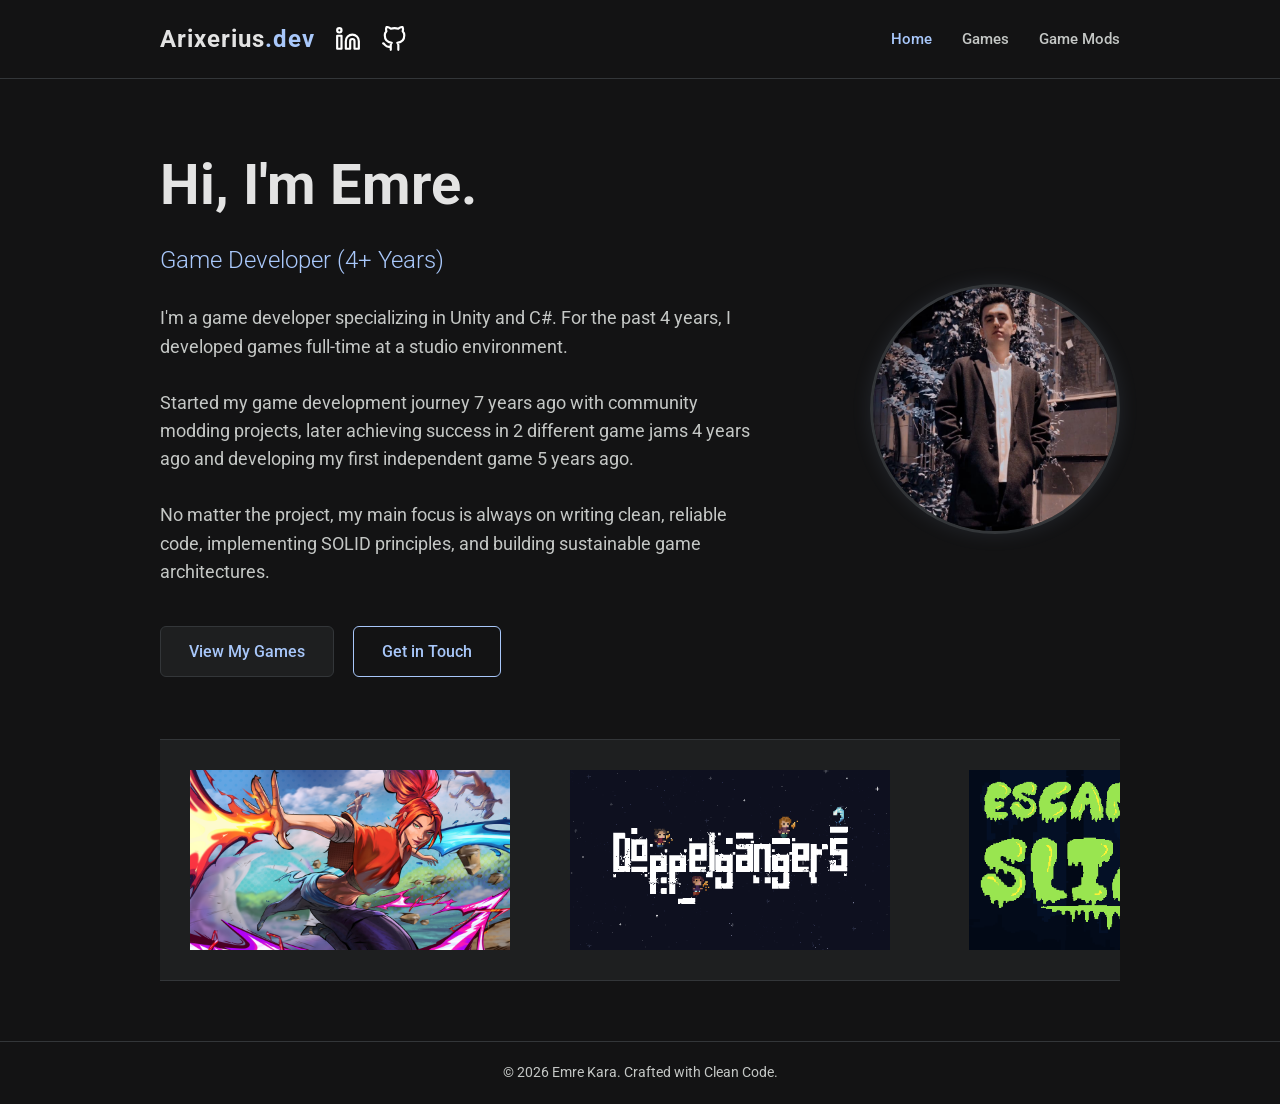
<file: index.html>
<!DOCTYPE html>
<html lang="en">
<head>
    <meta charset="UTF-8">
    <meta name="viewport" content="width=device-width, initial-scale=1.0">
    <meta property="og:title" content="Emre Kara | Game Developer">
    <meta property="og:description" content="Game Developer specializing in Unity and C# with 4+ years of full-time studio experience.">
    <meta property="og:image" content="https://arixerius.github.io/sources/EmreKara.jpg">
    <meta property="og:url" content="https://arixerius.github.io">
    <meta property="og:type" content="website">
    <title>Emre Kara | Game Developer</title>
    <link rel="stylesheet" href="./css/style.css">
    <style>
        .hero-split {
            display: flex;
            align-items: center;
            justify-content: space-between;
            gap: 50px;
            width: 100%;
            max-width: 1200px;
            margin: 0 auto;
            text-align: left;
        }

        .hero-text {
            flex: 1;
            max-width: 600px;
        }

        .hero-image {
            flex-shrink: 0;
            width: 250px;
            height: 250px;
            border-radius: 50%;
            object-fit: cover;
            border: 3px solid var(--border-color);
            box-shadow: 0 0 20px rgba(168, 199, 250, 0.1);
        }

        @media (max-width: 768px) {
            .hero-split {
                flex-direction: column-reverse;
                text-align: center;
                gap: 20px;
            }
            .hero-text {
                max-width: 100%;
            }
        }

        .slider-container {
            width: 100%;
            overflow: hidden;
            background: #1e1f20;
            padding: 30px 0;
            border-top: 1px solid var(--border-color);
            border-bottom: 1px solid var(--border-color);
            margin-top: 60px;
        }

        .slider-track {
            display: flex;
            width: calc(380px * 14);
            animation: scroll 30s linear infinite;
        }

        .slider-track:hover {
            animation-play-state: paused;
        }

        .slider-track a {
            display: flex;
            align-items: center;
            justify-content: center;
            width: 380px;
            padding: 0 15px;
            box-sizing: border-box;
            transition: transform 0.3s ease;
        }

        .slider-track a:hover {
            transform: scale(1.05);
        }

        .slider-track img {
            width: 100%;
            height: 180px;
            object-fit: contain;
            border-radius: 4px;
        }

        @keyframes scroll {
            0% { transform: translateX(0); }
            100% { transform: translateX(calc(-380px * 7)); }
        }
    </style>
</head>
<body>

<main-header></main-header>
<script src="./js/header.js"></script>

<main>
    <section class="hero">
        <div class="hero-split">
            <div class="hero-text">
                <h1>Hi, I'm Emre.</h1>
                <h2>Game Developer (4+ Years)</h2>
                <p>
                    I'm a game developer specializing in Unity and C#. For the past 4 years, I developed games full-time at a studio environment.<br><br>
    Started my game development journey 7 years ago with community modding projects, later achieving success in 2 different game jams 4 years ago and developing my first independent game 5 years ago.<br><br>
    No matter the project, my main focus is always on writing clean, reliable code, implementing SOLID principles, and building sustainable game architectures.
                </p>
                <div>
                    <a href="games.html" class="btn">View My Games</a>
                    <a href="mailto:arixerius.dev@gmail.com" class="btn" style="margin-left: 15px; background: transparent; border: 1px solid var(--accent); color: var(--accent);">Get in Touch</a>
                </div>
            </div>

            <img src="sources/EmreKara.jpg" alt="Emre Kara" class="hero-image" onerror="this.style.display='none'">
        </div>
    </section>

    <div class="slider-container">
        <div class="slider-track">
            <a href="games.html"><img src="sources/games/logo/emberbaneheader.jpg" alt="Emberbane"></a>
            <a href="games.html"><img src="sources/games/logo/DoppelgangersLogo1.png" alt="Doppelgängers"></a>
            <a href="games.html"><img src="sources/games/logo/EscapingSlimeLogo1.png" alt="Escaping Slime"></a>
            <a href="games.html"><img src="sources/games/logo/VaxolusBanner.png" alt="Vaxolus"></a>
            <a href="games.html"><img src="sources/games/logo/SurviveXBanner.png" alt="SurviveX"></a>
            <a href="mods.html"><img src="sources/games/logo/HardTruckApocalypseExclusiveModBanner.png" alt="Exclusive Mod"></a>
            <a href="mods.html"><img src="sources/games/logo/HardTruckApocalypseEMRModBanner.png" alt="EMR Mod"></a>

            <a href="games.html"><img src="sources/games/logo/emberbaneheader.jpg" alt="Emberbane"></a>
            <a href="games.html"><img src="sources/games/logo/DoppelgangersLogo1.png" alt="Doppelgängers"></a>
            <a href="games.html"><img src="sources/games/logo/EscapingSlimeLogo1.png" alt="Escaping Slime"></a>
            <a href="games.html"><img src="sources/games/logo/VaxolusBanner.png" alt="Vaxolus"></a>
            <a href="games.html"><img src="sources/games/logo/SurviveXBanner.png" alt="SurviveX"></a>
            <a href="mods.html"><img src="sources/games/logo/HardTruckApocalypseExclusiveModBanner.png" alt="Exclusive Mod"></a>
            <a href="mods.html"><img src="sources/games/logo/HardTruckApocalypseEMRModBanner.png" alt="EMR Mod"></a>
        </div>
    </div>
</main>

<footer>
    <p>&copy; 2026 Emre Kara. Crafted with Clean Code.</p>
</footer>

</body>
</html>
</file>
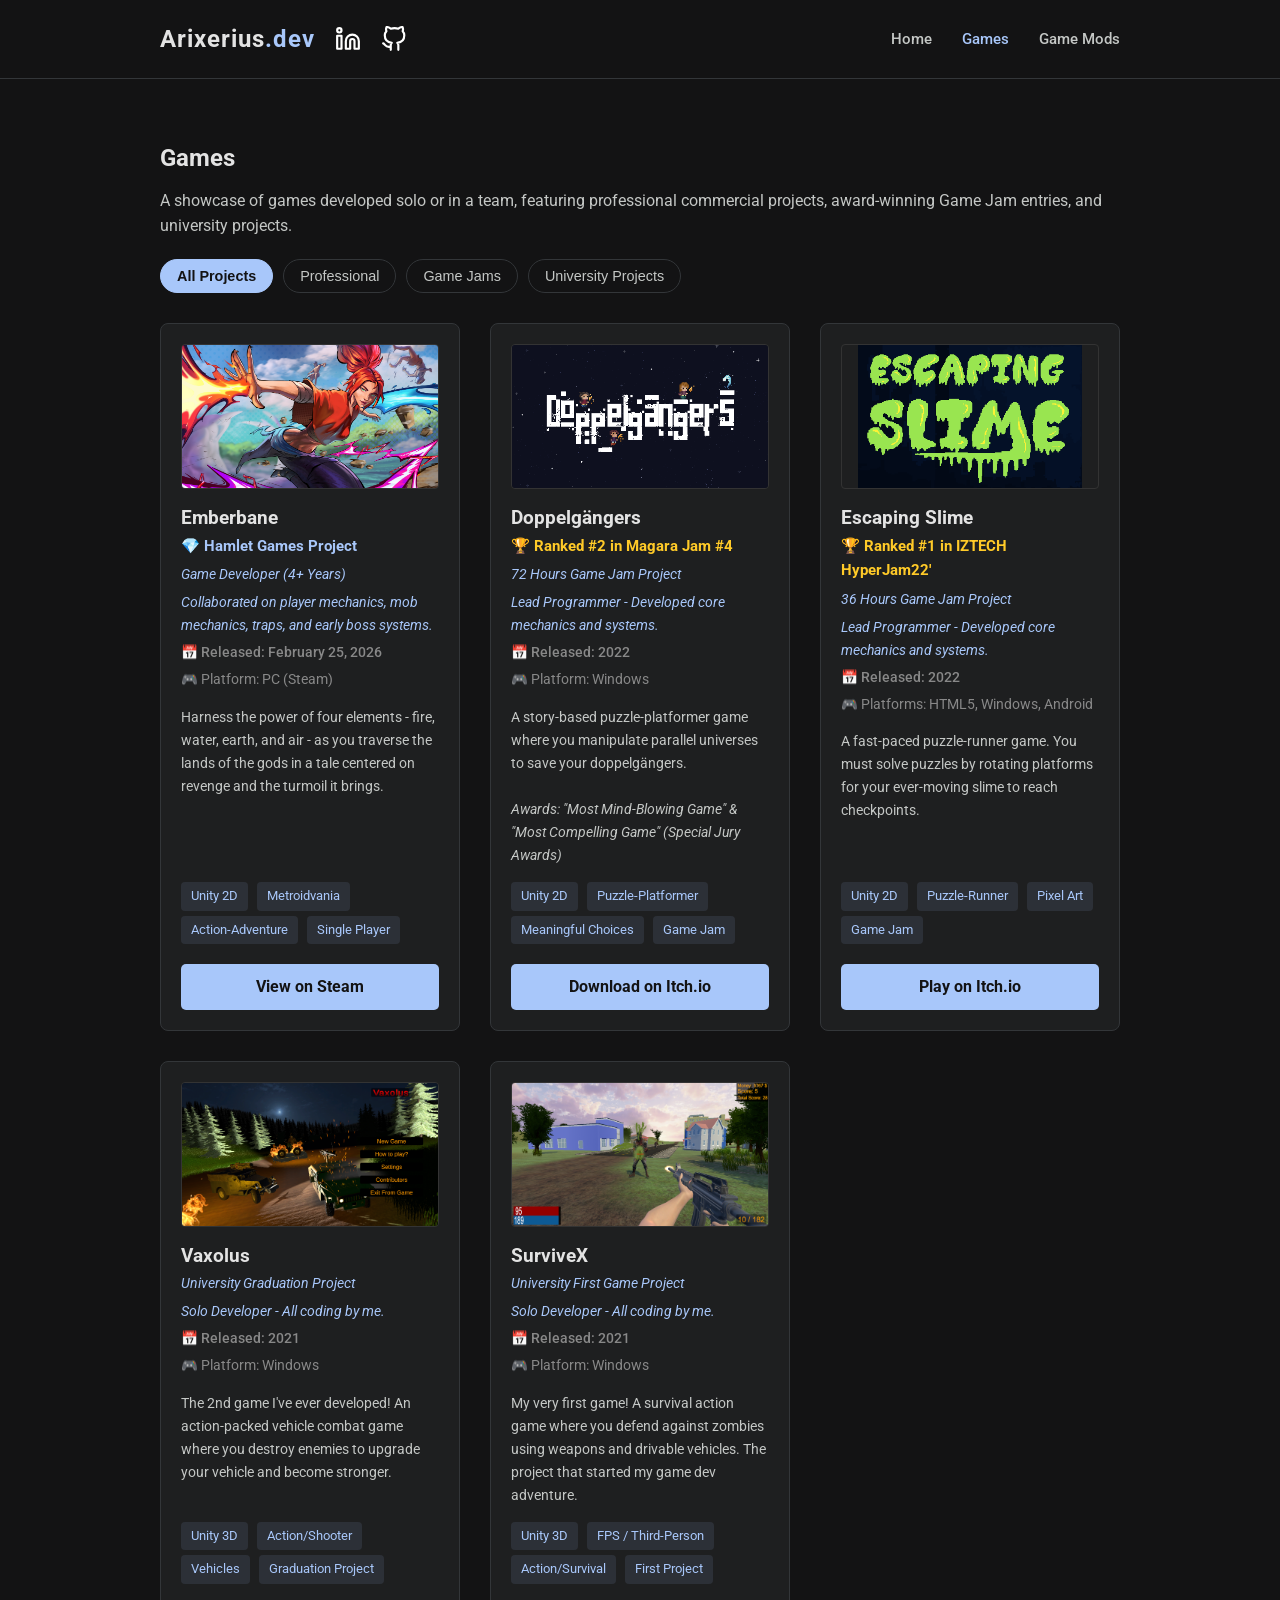
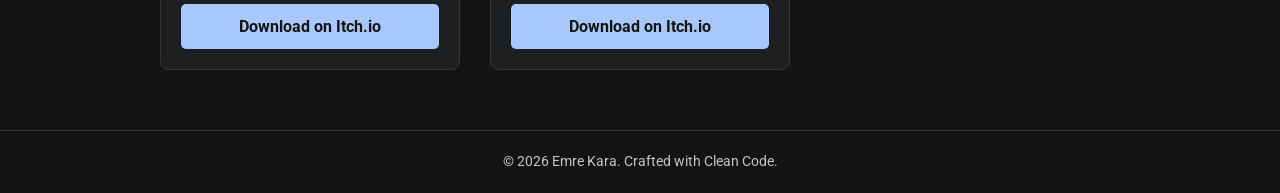
<file: games.html>
<!DOCTYPE html>
<html lang="en">
<head>
    <meta charset="UTF-8">
    <meta name="viewport" content="width=device-width, initial-scale=1.0">
    <title>Games | Emre Kara</title>
    <link rel="stylesheet" href="./css/style.css">
    <style>
        .award-text { color: #ffca28; font-weight: 700; margin-bottom: 5px; display: block; font-size: 0.95rem; }
        .professional-text { color: #a8c7fa; font-weight: 700; margin-bottom: 5px; display: block; font-size: 0.95rem; }
        .info-text { color: var(--accent); font-style: italic; font-size: 0.9rem; margin-bottom: 5px; display: block; }
        .date-text { color: #888; font-size: 0.85rem; margin-bottom: 5px; display: block; font-weight: 500; }
        .platform-text { color: #888; font-size: 0.85rem; margin-bottom: 15px; display: block; }

        .grid { display: grid; grid-template-columns: repeat(auto-fit, minmax(300px, 1fr)); gap: 30px; margin-top: 30px; }
        .card { background: #1e1f20; padding: 20px; border-radius: 8px; border: 1px solid var(--border-color); display: flex; flex-direction: column; }

        .card img {
            width: 100%;
            aspect-ratio: 16 / 9;
            object-fit: cover;
            border-radius: 4px;
            margin-bottom: 15px;
            border: 1px solid #333;
        }

        .card-content { flex-grow: 1; display: flex; flex-direction: column; }
        .card-description { flex-grow: 1; }

        .btn-game { display: inline-block; padding: 10px 20px; background-color: var(--accent); color: #131314; text-decoration: none; border-radius: 5px; font-weight: 700; text-align: center; margin-top: 15px; transition: 0.3s; border: none; cursor: pointer; width: 100%; box-sizing: border-box; }
        .btn-game:hover { background-color: #8ab4f8; box-shadow: 0 0 10px rgba(168, 199, 250, 0.3); }

        .filter-container { display: flex; gap: 10px; margin-bottom: 20px; flex-wrap: wrap; }
        .filter-btn { background: transparent; color: var(--text-muted); border: 1px solid var(--border-color); padding: 8px 16px; border-radius: 20px; cursor: pointer; transition: 0.3s; font-size: 0.9rem; }
        .filter-btn:hover { border-color: var(--accent); color: var(--text-main); }
        .filter-btn.active { background: var(--accent); color: #131314; border-color: var(--accent); font-weight: bold; }

        .tags-container { margin-top: 15px; }
        .tag { background: rgba(168, 199, 250, 0.1); color: var(--accent); padding: 4px 10px; border-radius: 4px; font-size: 0.8rem; margin-right: 5px; display: inline-block; margin-bottom: 5px; }
    </style>
</head>
<body>

<main-header></main-header>
<script src="js/header.js"></script>

<main>
    <section class="section">
        <h1 style="color: var(--text-main); margin-bottom: 10px;">Games</h1>
        <p style="color: var(--text-muted); margin-bottom: 20px;">
            A showcase of games developed solo or in a team, featuring professional commercial projects, award-winning Game Jam entries, and university projects.
        </p>

        <div class="filter-container">
            <button class="filter-btn active" onclick="filterGames('all')">All Projects</button>
            <button class="filter-btn" onclick="filterGames('professional')">Professional</button>
            <button class="filter-btn" onclick="filterGames('gamejam')">Game Jams</button>
            <button class="filter-btn" onclick="filterGames('university')">University Projects</button>
        </div>

        <div class="grid" id="gameGrid">

            <div class="card" data-category="professional">
                <img src="sources/games/logo/emberbaneheader.jpg" alt="Emberbane" onerror="this.src='https://via.placeholder.com/600x337/1e1f20/a8c7fa?text=Emberbane'">
                <div class="card-content">
                    <h3>Emberbane</h3>
                    <span class="professional-text">💎 Hamlet Games Project</span>
                    <span class="info-text">Game Developer (4+ Years)</span>
                    <span class="info-text">Collaborated on player mechanics, mob mechanics, traps, and early boss systems.</span>
                    <span class="date-text">📅 Released: February 25, 2026</span>
                    <span class="platform-text">🎮 Platform: PC (Steam)</span>

                    <div class="card-description">
                        <p style="color: var(--text-muted); font-size: 0.9rem;">
                            Harness the power of four elements - fire, water, earth, and air - as you traverse the lands of the gods in a tale centered on revenge and the turmoil it brings.
                        </p>
                    </div>

                    <div class="tags-container">
                        <span class="tag">Unity 2D</span> <span class="tag">Metroidvania</span> <span class="tag">Action-Adventure</span> <span class="tag">Single Player</span>
                    </div>
                    <a href="https://store.steampowered.com/app/2085310/Emberbane/" target="_blank" class="btn-game">View on Steam</a>
                </div>
            </div>

            <div class="card" data-category="gamejam">
                <img src="sources/games/logo/DoppelgangersLogo1.png" alt="Doppelgängers" onerror="this.src='https://via.placeholder.com/600x337/1e1f20/a8c7fa?text=Doppelgängers'">
                <div class="card-content">
                    <h3>Doppelgängers</h3>
                    <span class="award-text">🏆 Ranked #2 in Magara Jam #4</span>
                    <span class="info-text">72 Hours Game Jam Project</span>
                    <span class="info-text">Lead Programmer - Developed core mechanics and systems.</span>
                    <span class="date-text">📅 Released: 2022</span>
                    <span class="platform-text">🎮 Platform: Windows</span>

                    <div class="card-description">
                        <p style="color: var(--text-muted); font-size: 0.9rem;">
                            A story-based puzzle-platformer game where you manipulate parallel universes to save your doppelgängers.
                            <br><br>
                            <em>Awards: "Most Mind-Blowing Game" & "Most Compelling Game" (Special Jury Awards)</em>
                        </p>
                    </div>

                    <div class="tags-container">
                        <span class="tag">Unity 2D</span> <span class="tag">Puzzle-Platformer</span> <span class="tag">Meaningful Choices</span> <span class="tag">Game Jam</span>
                    </div>
                    <a href="https://sezg.itch.io/doppelgangers" target="_blank" class="btn-game">Download on Itch.io</a>
                </div>
            </div>

            <div class="card" data-category="gamejam">
                <img src="sources/games/logo/EscapingSlimeLogo1.png" alt="Escaping Slime" style="object-fit: contain;" onerror="this.src='https://via.placeholder.com/600x337/1e1f20/a8c7fa?text=Escaping+Slime'">
                <div class="card-content">
                    <h3>Escaping Slime</h3>
                    <span class="award-text">🏆 Ranked #1 in IZTECH HyperJam22'</span>
                    <span class="info-text">36 Hours Game Jam Project</span>
                    <span class="info-text">Lead Programmer - Developed core mechanics and systems.</span>
                    <span class="date-text">📅 Released: 2022</span>
                    <span class="platform-text">🎮 Platforms: HTML5, Windows, Android</span>

                    <div class="card-description">
                        <p style="color: var(--text-muted); font-size: 0.9rem;">
                            A fast-paced puzzle-runner game. You must solve puzzles by rotating platforms for your ever-moving slime to reach checkpoints.
                        </p>
                    </div>

                    <div class="tags-container">
                        <span class="tag">Unity 2D</span> <span class="tag">Puzzle-Runner</span> <span class="tag">Pixel Art</span> <span class="tag">Game Jam</span>
                    </div>
                    <a href="https://sezg.itch.io/escaping-slime" target="_blank" class="btn-game">Play on Itch.io</a>
                </div>
            </div>

            <div class="card" data-category="university">
                <img src="sources/games/logo/VaxolusBanner.png" alt="Vaxolus" onerror="this.src='https://via.placeholder.com/600x337/1e1f20/a8c7fa?text=Vaxolus'">
                <div class="card-content">
                    <h3>Vaxolus</h3>
                    <span class="info-text">University Graduation Project</span>
                    <span class="info-text">Solo Developer - All coding by me.</span>
                    <span class="date-text">📅 Released: 2021</span>
                    <span class="platform-text">🎮 Platform: Windows</span>

                    <div class="card-description">
                        <p style="color: var(--text-muted); font-size: 0.9rem;">
                            The 2nd game I've ever developed! An action-packed vehicle combat game where you destroy enemies to upgrade your vehicle and become stronger.
                        </p>
                    </div>

                    <div class="tags-container">
                        <span class="tag">Unity 3D</span> <span class="tag">Action/Shooter</span> <span class="tag">Vehicles</span> <span class="tag">Graduation Project</span>
                    </div>
                    <a href="https://emreki.itch.io/vaxolus" target="_blank" class="btn-game">Download on Itch.io</a>
                </div>
            </div>

            <div class="card" data-category="university">
                <img src="sources/games/logo/SurviveXBanner.png" alt="SurviveX" onerror="this.src='https://via.placeholder.com/600x337/1e1f20/a8c7fa?text=SurviveX'">
                <div class="card-content">
                    <h3>SurviveX</h3>
                    <span class="info-text">University First Game Project</span>
                    <span class="info-text">Solo Developer - All coding by me.</span>
                    <span class="date-text">📅 Released: 2021</span>
                    <span class="platform-text">🎮 Platform: Windows</span>

                    <div class="card-description">
                        <p style="color: var(--text-muted); font-size: 0.9rem;">
                            My very first game! A survival action game where you defend against zombies using weapons and drivable vehicles. The project that started my game dev adventure.
                        </p>
                    </div>

                    <div class="tags-container">
                        <span class="tag">Unity 3D</span> <span class="tag">FPS / Third-Person</span> <span class="tag">Action/Survival</span> <span class="tag">First Project</span>
                    </div>
                    <a href="https://emreki.itch.io/survivex" target="_blank" class="btn-game">Download on Itch.io</a>
                </div>
            </div>

        </div>
    </section>
</main>

<footer>
    <p>&copy; 2026 Emre Kara. Crafted with Clean Code.</p>
</footer>

<script>
    function filterGames(category) {
        const buttons = document.querySelectorAll('.filter-btn');
        buttons.forEach(btn => btn.classList.remove('active'));
        event.target.classList.add('active');

        const cards = document.querySelectorAll('.card');
        cards.forEach(card => {
            if (category === 'all' || card.getAttribute('data-category') === category) {
                card.style.display = 'flex';
            } else {
                card.style.display = 'none';
            }
        });
    }
</script>

</body>
</html>
</file>
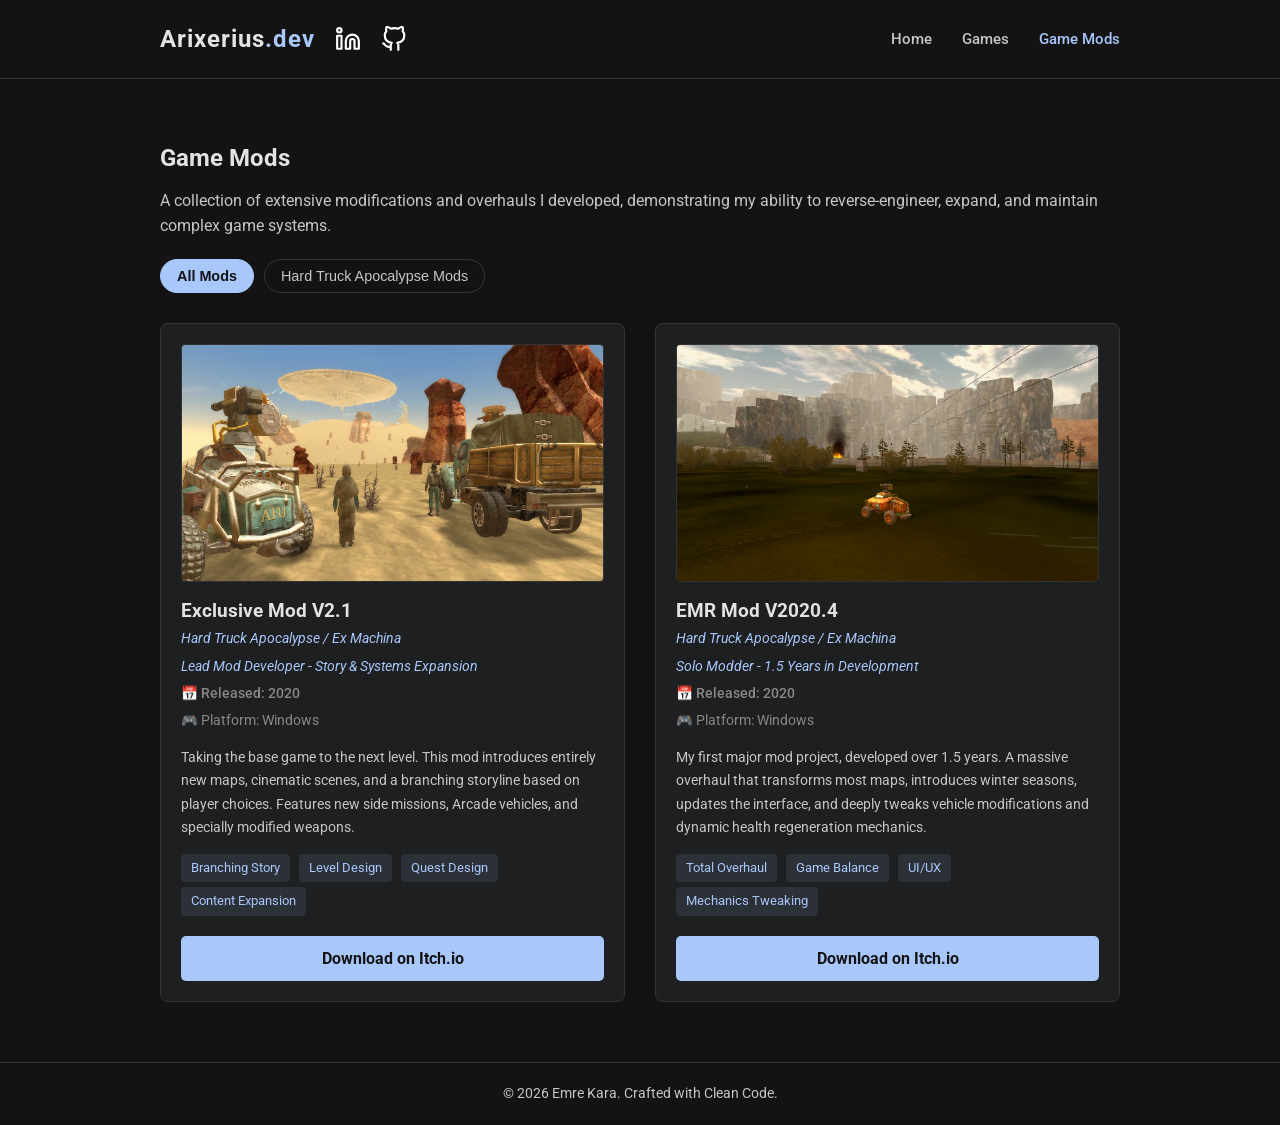
<file: mods.html>
<!DOCTYPE html>
<html lang="en">
<head>
    <meta charset="UTF-8">
    <meta name="viewport" content="width=device-width, initial-scale=1.0">
    <title>Game Mods | Emre Kara</title>
    <link rel="stylesheet" href="./css/style.css">
    <style>
        .award-text { color: #ffca28; font-weight: 700; margin-bottom: 5px; display: block; font-size: 0.95rem; }
        .professional-text { color: #a8c7fa; font-weight: 700; margin-bottom: 5px; display: block; font-size: 0.95rem; }
        .info-text { color: var(--accent); font-style: italic; font-size: 0.9rem; margin-bottom: 5px; display: block; }
        .date-text { color: #888; font-size: 0.85rem; margin-bottom: 5px; display: block; font-weight: 500; }
        .platform-text { color: #888; font-size: 0.85rem; margin-bottom: 15px; display: block; }

        .grid { display: grid; grid-template-columns: repeat(auto-fit, minmax(300px, 1fr)); gap: 30px; margin-top: 30px; }
        .card { background: #1e1f20; padding: 20px; border-radius: 8px; border: 1px solid var(--border-color); display: flex; flex-direction: column; }

        .card img {
            width: 100%;
            aspect-ratio: 16 / 9;
            object-fit: cover;
            border-radius: 4px;
            margin-bottom: 15px;
            border: 1px solid #333;
        }

        .card-content { flex-grow: 1; display: flex; flex-direction: column; }
        .card-description { flex-grow: 1; }

        .btn-game { display: inline-block; padding: 10px 20px; background-color: var(--accent); color: #131314; text-decoration: none; border-radius: 5px; font-weight: 700; text-align: center; margin-top: 15px; transition: 0.3s; border: none; cursor: pointer; width: 100%; box-sizing: border-box; }
        .btn-game:hover { background-color: #8ab4f8; box-shadow: 0 0 10px rgba(168, 199, 250, 0.3); }

        .filter-container { display: flex; gap: 10px; margin-bottom: 20px; flex-wrap: wrap; }
        .filter-btn { background: transparent; color: var(--text-muted); border: 1px solid var(--border-color); padding: 8px 16px; border-radius: 20px; cursor: pointer; transition: 0.3s; font-size: 0.9rem; }
        .filter-btn:hover { border-color: var(--accent); color: var(--text-main); }
        .filter-btn.active { background: var(--accent); color: #131314; border-color: var(--accent); font-weight: bold; }

        .tags-container { margin-top: 15px; }
        .tag { background: rgba(168, 199, 250, 0.1); color: var(--accent); padding: 4px 10px; border-radius: 4px; font-size: 0.8rem; margin-right: 5px; display: inline-block; margin-bottom: 5px; }
    </style>
</head>
<body>

<main-header></main-header>
<script src="js/header.js"></script>

<main>
    <section class="section">
        <h1 style="color: var(--text-main); margin-bottom: 10px;">Game Mods</h1>
        <p style="color: var(--text-muted); margin-bottom: 20px;">
            A collection of extensive modifications and overhauls I developed, demonstrating my ability to reverse-engineer, expand, and maintain complex game systems.
        </p>

        <div class="filter-container">
            <button class="filter-btn active" onclick="filterGames('all')">All Mods</button>
            <button class="filter-btn" onclick="filterGames('hta')">Hard Truck Apocalypse Mods</button>
        </div>

        <div class="grid" id="gameGrid">

            <div class="card" data-category="hta">
                <img src="sources/games/logo/HardTruckApocalypseExclusiveModBanner.png" alt="ExclusiveMod V2.1" onerror="this.src='https://via.placeholder.com/600x337/1e1f20/a8c7fa?text=ExclusiveMod+V2.1'">
                <div class="card-content">
                    <h3>Exclusive Mod V2.1</h3>
                    <span class="info-text">Hard Truck Apocalypse / Ex Machina</span>
                    <span class="info-text">Lead Mod Developer - Story & Systems Expansion</span>
                    <span class="date-text">📅 Released: 2020</span>
                    <span class="platform-text">🎮 Platform: Windows</span>

                    <div class="card-description">
                        <p style="color: var(--text-muted); font-size: 0.9rem;">
                            Taking the base game to the next level. This mod introduces entirely new maps, cinematic scenes, and a branching storyline based on player choices. Features new side missions, Arcade vehicles, and specially modified weapons.
                        </p>
                    </div>

                    <div class="tags-container">
                        <span class="tag">Branching Story</span> <span class="tag">Level Design</span> <span class="tag">Quest Design</span> <span class="tag">Content Expansion</span>
                    </div>
                    <a href="https://emreki.itch.io/hard-truck-apocalypse-exclusive-mod" target="_blank" class="btn-game">Download on Itch.io</a>
                </div>
            </div>

            <div class="card" data-category="hta">
                <img src="sources/games/logo/HardTruckApocalypseEMRModBanner.png" alt="EMRMod V 2020.4" onerror="this.src='https://via.placeholder.com/600x337/1e1f20/a8c7fa?text=EMRMod+V2020.4'">
                <div class="card-content">
                    <h3>EMR Mod V2020.4</h3>
                    <span class="info-text">Hard Truck Apocalypse / Ex Machina</span>
                    <span class="info-text">Solo Modder - 1.5 Years in Development</span>
                    <span class="date-text">📅 Released: 2020</span>
                    <span class="platform-text">🎮 Platform: Windows</span>

                    <div class="card-description">
                        <p style="color: var(--text-muted); font-size: 0.9rem;">
                            My first major mod project, developed over 1.5 years. A massive overhaul that transforms most maps, introduces winter seasons, updates the interface, and deeply tweaks vehicle modifications and dynamic health regeneration mechanics.
                        </p>
                    </div>

                    <div class="tags-container">
                        <span class="tag">Total Overhaul</span> <span class="tag">Game Balance</span> <span class="tag">UI/UX</span> <span class="tag">Mechanics Tweaking</span>
                    </div>
                    <a href="https://emreki.itch.io/hard-truck-apocalypse-emr-mod" target="_blank" class="btn-game">Download on Itch.io</a>
                </div>
            </div>

        </div>
    </section>
</main>

<footer>
    <p>&copy; 2026 Emre Kara. Crafted with Clean Code.</p>
</footer>

<script>
    function filterGames(category) {
        const buttons = document.querySelectorAll('.filter-btn');
        buttons.forEach(btn => btn.classList.remove('active'));
        event.target.classList.add('active');

        const cards = document.querySelectorAll('.card');
        cards.forEach(card => {
            if (category === 'all' || card.getAttribute('data-category') === category) {
                card.style.display = 'flex';
            } else {
                card.style.display = 'none';
            }
        });
    }
</script>

</body>
</html>
</file>
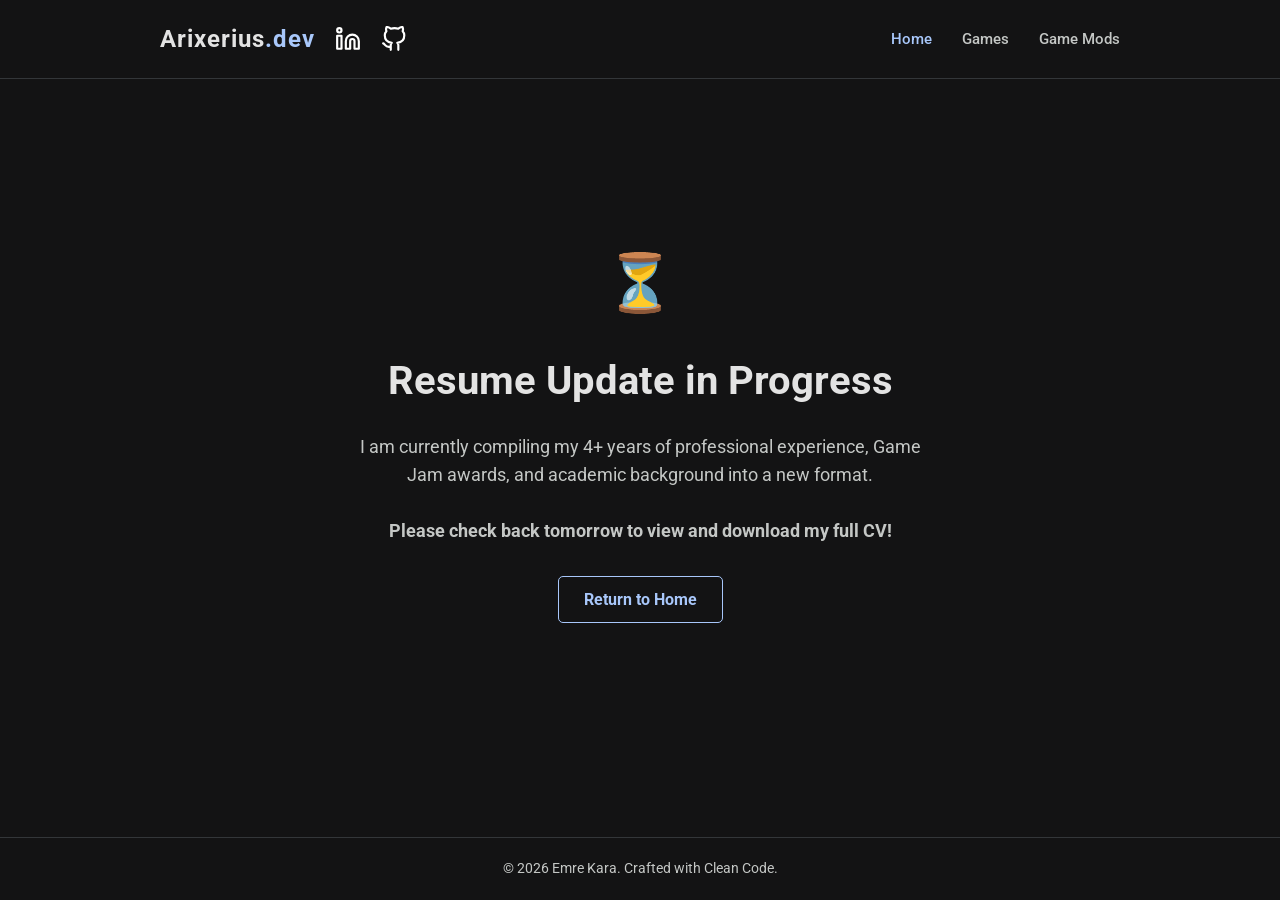
<file: resume.html>
<!DOCTYPE html>
<html lang="en">
<head>
    <meta charset="UTF-8">
    <meta name="viewport" content="width=device-width, initial-scale=1.0">
    <title>Resume | Emre Kara</title>
    <link rel="stylesheet" href="./css/style.css">
    <style>
        .coming-soon-container {
            text-align: center;
            padding: 100px 20px;
            min-height: 50vh;
            display: flex;
            flex-direction: column;
            justify-content: center;
            align-items: center;
        }
        .coming-soon-container h1 {
            color: var(--text-main);
            font-size: 2.5rem;
            margin-bottom: 20px;
        }
        .coming-soon-container p {
            color: var(--text-muted);
            font-size: 1.1rem;
            max-width: 600px;
            line-height: 1.6;
            margin-bottom: 30px;
        }
        .hourglass {
            font-size: 3.5rem;
            margin-bottom: 20px;
            display: inline-block;
            animation: pulse 2s infinite ease-in-out;
        }
        @keyframes pulse {
            0% { opacity: 0.5; transform: scale(0.95); }
            50% { opacity: 1; transform: scale(1.05); }
            100% { opacity: 0.5; transform: scale(0.95); }
        }
        .btn-back {
            display: inline-block;
            padding: 10px 25px;
            background-color: transparent;
            color: var(--accent);
            border: 1px solid var(--accent);
            text-decoration: none;
            border-radius: 5px;
            font-weight: bold;
            transition: 0.3s;
        }
        .btn-back:hover {
            background-color: rgba(168, 199, 250, 0.1);
            box-shadow: 0 0 10px rgba(168, 199, 250, 0.2);
        }
    </style>
</head>
<body>

<main-header></main-header>
<script src="js/header.js"></script>

<main>
    <section class="section">
        <div class="coming-soon-container">
            <span class="hourglass">⏳</span>
            <h1>Resume Update in Progress</h1>
            <p>
                I am currently compiling my 4+ years of professional experience, Game Jam awards, and academic background into a new format.
                <br><br>
                <strong>Please check back tomorrow to view and download my full CV!</strong>
            </p>
            <a href="index.html" class="btn-back">Return to Home</a>
        </div>
    </section>
</main>

<footer style="position: absolute; bottom: 0; width: 100%;">
    <p>&copy; 2026 Emre Kara. Crafted with Clean Code.</p>
</footer>

</body>
</html>
</file>
<file: css/style.css>
@import url('https://fonts.googleapis.com/css2?family=Roboto:wght@300;400;500;700&display=block');

:root {
    --bg-dark: #131314;
    --surface: #1e1f20;
    --text-main: #e3e3e3;
    --text-muted: #c4c7c5;
    --accent: #a8c7fa;
    --accent-hover: #8ab4f8;
    --border-color: #333639;
}

* {
    margin: 0;
    padding: 0;
    box-sizing: border-box;
}

body {
    font-family: 'Roboto', sans-serif;
    background-color: var(--bg-dark);
    color: var(--text-main);
    line-height: 1.6;
    display: flex;
    flex-direction: column;
    min-height: 100vh;
    overflow-y: scroll;
    animation: globalFadeIn 0.5s ease-out forwards;
}

@keyframes globalFadeIn {
    from { opacity: 0; }
    to { opacity: 1; }
}

main-header:not(:defined) {
    opacity: 0;
    visibility: hidden;
}

main-header {
    display: block;
    animation: fadeInDown 0.5s ease-out forwards;
    position: relative;
    z-index: 1001;
}

header {
    background-color: var(--bg-dark);
    border-bottom: 1px solid var(--border-color);
    padding: 20px 0;
    position: sticky;
    top: 0;
    z-index: 1000;
}

.nav-container {
    max-width: 1000px;
    margin: 0 auto;
    display: flex;
    justify-content: space-between;
    align-items: center;
    padding: 0 20px;
}

.logo {
    font-size: 1.5rem;
    font-weight: 700;
    color: var(--text-main);
    text-decoration: none;
    letter-spacing: 1px;
}

.logo span {
    color: var(--accent);
}

.logo-wrapper {
    display: flex;
    align-items: center;
    gap: 20px;
}

.social-icon {
    color: #ffffff;
    transition: all 0.3s ease;
    display: flex;
    align-items: center;
    justify-content: center;
}

.social-icon svg {
    width: 26px;
    height: 26px;
}

.social-icon:hover {
    color: var(--accent);
    transform: translateY(-3px) scale(1.1);
    filter: drop-shadow(0 0 10px rgba(168, 199, 250, 0.6));
}

.nav-links {
    list-style: none;
    display: flex;
    gap: 30px;
}

.nav-links a {
    color: var(--text-muted);
    text-decoration: none;
    font-weight: 500;
    font-size: 0.95rem;
    transition: color 0.3s ease;
}

.nav-links a:hover, .nav-links a.active {
    color: var(--accent);
}

.menu-toggle {
    display: none;
    background: none;
    border: none;
    color: var(--text-main);
    cursor: pointer;
    padding: 5px;
}

@media (max-width: 768px) {
    .menu-toggle {
        display: block;
    }

    .nav-links {
        display: none;
        flex-direction: column;
        position: absolute;
        top: 100%;
        left: 0;
        width: 100%;
        background-color: var(--surface);
        padding: 20px 0;
        border-bottom: 1px solid var(--border-color);
        box-shadow: 0 10px 20px rgba(0, 0, 0, 0.5);
        text-align: center;
        gap: 20px;
        z-index: 1000;
    }

    .nav-links.active-menu {
        display: flex;
        animation: fadeInDown 0.3s ease;
    }
}

@keyframes fadeInDown {
    from { opacity: 0; transform: translateY(-10px); }
    to { opacity: 1; transform: translateY(0); }
}

@keyframes fadeInContent {
    from {
        opacity: 0;
        transform: translateY(15px);
    }
    to {
        opacity: 1;
        transform: translateY(0);
    }
}

main {
    flex: 1;
    max-width: 1000px;
    margin: 0 auto;
    padding: 60px 20px;
    width: 100%;
    animation: fadeInContent 0.4s ease-out forwards;
}

.hero {
    display: flex;
    flex-direction: column;
    justify-content: center;
    min-height: 60vh;
}

.hero h1 {
    font-size: 3.5rem;
    font-weight: 700;
    margin-bottom: 10px;
    color: var(--text-main);
}

.hero h2 {
    font-size: 1.5rem;
    font-weight: 300;
    color: var(--accent);
    margin-bottom: 25px;
}

.hero p {
    font-size: 1.1rem;
    color: var(--text-muted);
    max-width: 600px;
    margin-bottom: 40px;
}

.btn {
    display: inline-block;
    padding: 12px 28px;
    background-color: var(--surface);
    color: var(--accent);
    text-decoration: none;
    border: 1px solid var(--border-color);
    border-radius: 6px;
    font-weight: 500;
    transition: all 0.3s ease;
}

.btn:hover {
    background-color: var(--border-color);
    color: var(--text-main);
}

footer {
    text-align: center;
    padding: 20px;
    border-top: 1px solid var(--border-color);
    color: var(--text-muted);
    font-size: 0.85rem;
}
</file>
